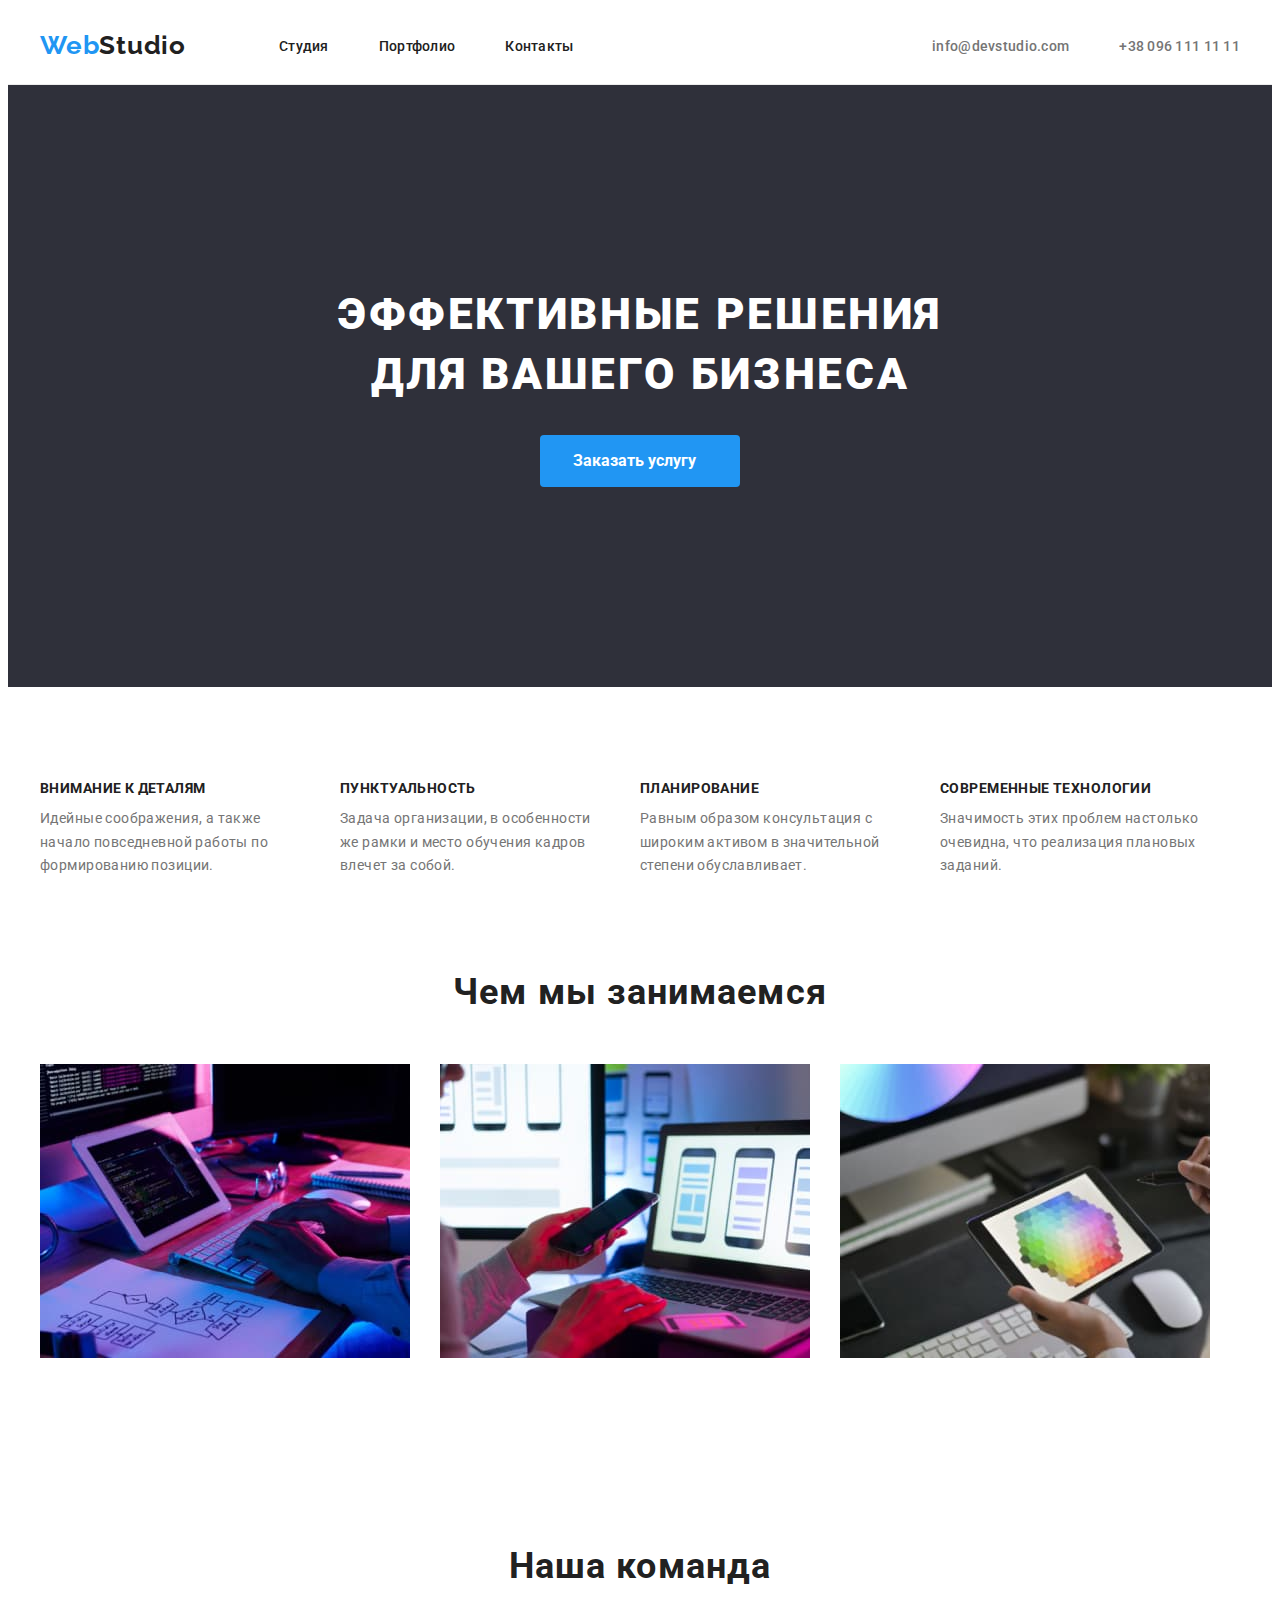
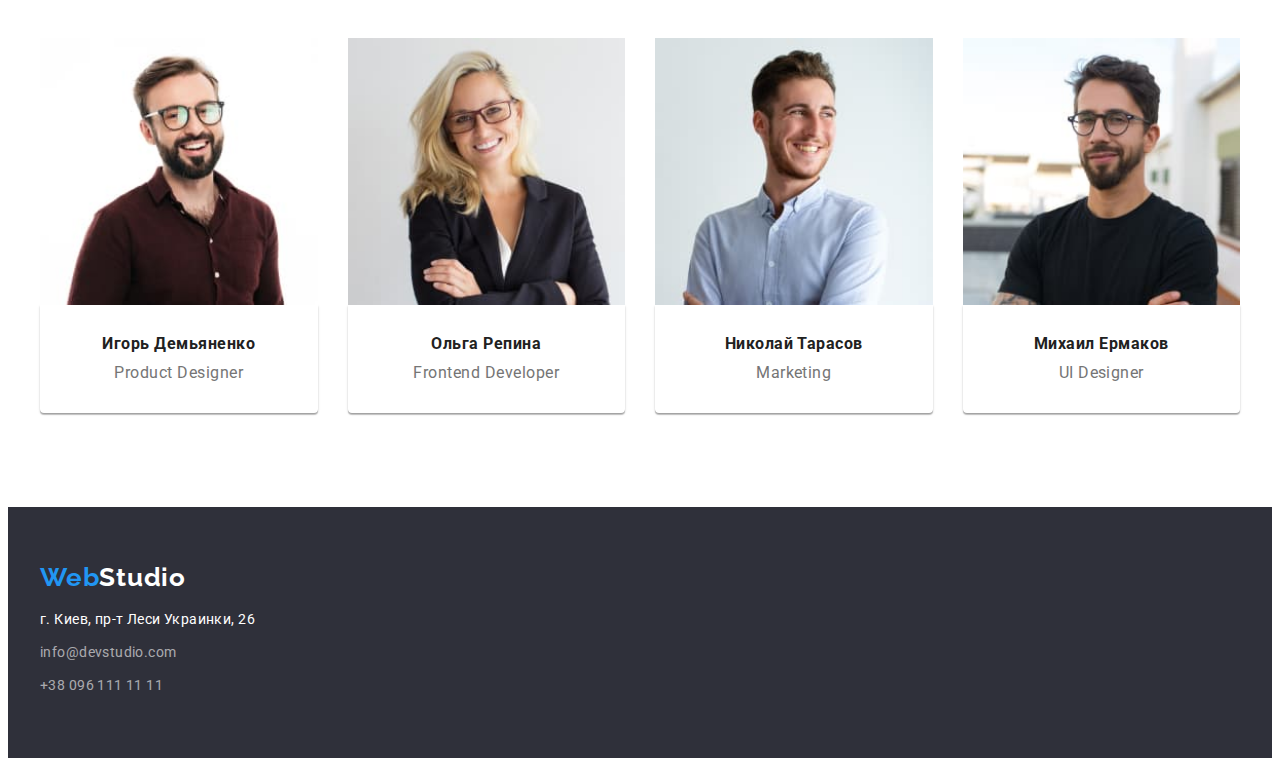
<file: index.html>
<!DOCTYPE html>
<html lang="ru">
  <head>
    <meta charset="UTF-8" />
    <meta http-equiv="X-UA-Compatible" content="IE=edge" />
    <meta name="viewport" content="width=device-width, initial-scale=1.0" />
    <link rel="preconnect" href="https://fonts.gstatic.com" crossorigin />
    <link rel="preconnect" href="https://fonts.googleapis.com" />
    <link
      href="https://fonts.googleapis.com/css2?family=Raleway:wght@700&family=Roboto:wght@400;500;700;900&display=swap"
      rel="stylesheet"
    />
    <link
      rel="stylesheet"
      href="https://cdnjs.cloudflare.com/ajax/libs/modern-normalize/1.1.0/modern-normalize.min.css"
      integrity="sha512-wpPYUAdjBVSE4KJnH1VR1HeZfpl1ub8YT/NKx4PuQ5NmX2tKuGu6U/JRp5y+Y8XG2tV+wKQpNHVUX03MfMFn9Q=="
      crossorigin="anonymous"
      referrerpolicy="no-referrer"
    />
    <link rel="stylesheet" href="./css/styles.css" />
    <title>Web Studio</title>
  </head>

  <body>
    <header class="header">
      <div class="container main-nav">
        <a class="header-logo link" lang="en" href="./index.html"><span>Web</span>Studio</a>
        <nav class="header-nav">
          <ul class="header-list list">
            <li class="header-list-item"><a class="header-link link" href="">Студия</a></li>
            <li class="header-list-item">
              <a class="header-link link" href="./portfolio.html">Портфолио</a>
            </li>
            <li class="header-list-item">
              <a class="header-link link" href="#contacts">Контакты</a>
            </li>
          </ul>
        </nav>
        <div class="header-contacts">
          <a class="header-mail link" href="mailto:info@devstudio.com">info@devstudio.com</a>

          <a class="header-tel link" href="tel:+380961111111">+38 096 111 11 11</a>
        </div>
      </div>
    </header>
    <main>
      <section class="hero">
        <div class="container">
          <h1 class="hero-title">
            Эффективные решения <br />
            для вашего бизнеса
          </h1>
          <button class="hero-btn btn" type="button">Заказать услугу</button>
        </div>
      </section>

      <section class="speciality">
        <div class="container">
          <!--<h2 >Особенности</h2> -->

          <ul class="speciality-list list">
            <li class="speciality-list-item">
              <h3 class="speciality-title">Внимание к деталям</h3>
              <p class="speciality-title-text">
                Идейные соображения, а также начало повседневной работы по формированию позиции.
              </p>
            </li>
            <li class="speciality-list-item">
              <h3 class="speciality-title">Пунктуальность</h3>
              <p class="speciality-title-text">
                Задача организации, в особенности же рамки и место обучения кадров влечет за собой.
              </p>
            </li>
            <li class="speciality-list-item">
              <h3 class="speciality-title">Планирование</h3>
              <p class="speciality-title-text">
                Равным образом консультация с широким активом в значительной степени обуславливает.
              </p>
            </li>
            <li class="speciality-list-item">
              <h3 class="speciality-title">Современные технологии</h3>
              <p class="speciality-title-text">
                Значимость этих проблем настолько очевидна, что реализация плановых заданий.
              </p>
            </li>
          </ul>
        </div>
      </section>
      <section class="work">
        <div class="container">
          <h2 class="work-title">Чем мы занимаемся</h2>
          <ul class="work-list list">
            <li class="work-list-item">
              <img
                src="./images/image1.jpg"
                alt="мужчина набирает текст на клавиатуре"
                width="370"
                height="294"
              />
            </li>
            <li class="work-list-item">
              <img
                src="./images/image2.jpg"
                alt="Девушка создает стиль для смартфона"
                width="370"
                height="294"
              />
            </li>
            <li class="work-list-item">
              <img
                src="./images/image3.jpg"
                alt="планшет со спектром цветов"
                width="370"
                height="294"
              />
            </li>
          </ul>
        </div>
      </section>

      <section class="team">
        <div class="container">
          <h2 class="team-title">Наша команда</h2>
          <ul class="team-list list">
            <li class="team-list-item">
              <img src="./images/igor-demyanenko-photo.jpg" alt="Фото И.Демьяненко" width="270" />
              <div class="team-box">
                <h3 class="team-subtitle">Игорь Демьяненко</h3>
                <p class="team-list-text" lang="en"><span>Product Designer</span></p>
              </div>
            </li>
            <li class="team-list-item">
              <img src="./images/olga-repina-photo.jpg" alt="Фото О.Репиной" width="270" />
              <div class="team-box">
                <h3 class="team-subtitle">Ольга Репина</h3>
                <p class="team-list-text" lang="en"><span>Frontend Developer</span></p>
              </div>
            </li>
            <li class="team-list-item">
              <img src="./images/nikolay-tarasov-photo.jpg" alt="Фото Н.Тарасова" width="270" />
              <div class="team-box">
                <h3 class="team-subtitle">Николай Тарасов</h3>
                <p class="team-list-text" lang="en"><span>Marketing</span></p>
              </div>
            </li>
            <li class="team-list-item">
              <img src="./images/mikhail-ermakov-photo.jpg" alt="Фото М.Ермакова" width="270" />
              <div class="team-box">
                <h3 class="team-subtitle">Михаил Ермаков</h3>
                <p class="team-list-text" lang="en"><span>UI Designer</span></p>
              </div>
            </li>
          </ul>
        </div>
      </section>
    </main>
    <footer class="footer" id="contacts">
      <div class="container">
        <a class="footer-logo link" lang="en" href="./index.html"><span>Web</span>Studio</a>
        <address class="address">
          <ul class="adress-list list">
            <li class="adress-list-item">
              <a
                class="address-link link"
                target="_blank"
                rel="noopener nofollow noreferrer"
                href="https://www.google.com/maps/d/embed?mid=10uSM3H-mIU3GznYo2szRIEphczw&hl=en_US&ehbc=2E312F"
                >г. Киев, пр-т Леси Украинки, 26
              </a>
            </li>
            <li class="adress-list-item">
              <a class="footer-mail link" href="mailto:info@devstudio.com">info@devstudio.com</a>
            </li>
            <li class="adress-list-item">
              <a class="footer-tel link" href="tel:+380961111111"> +38 096 111 11 11</a>
            </li>
          </ul>
        </address>
      </div>
    </footer>
  </body>
</html>
</file>
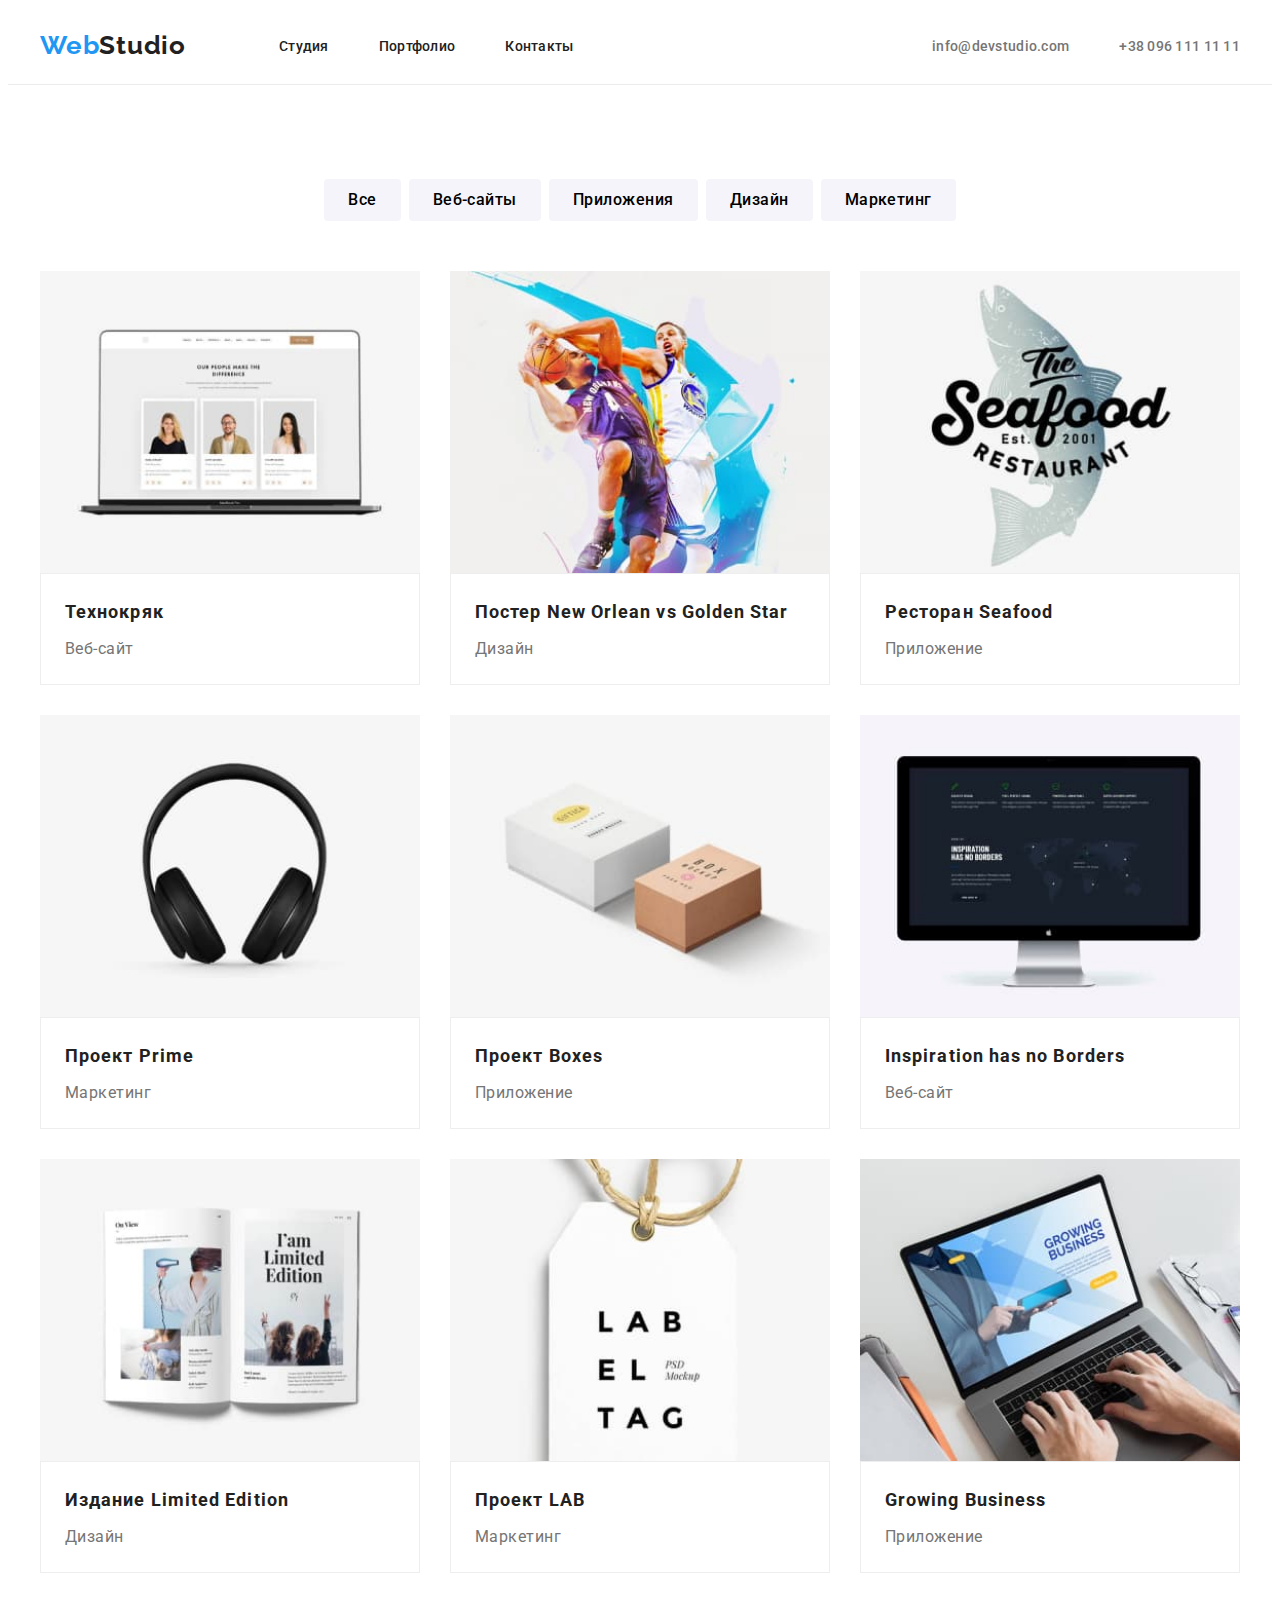
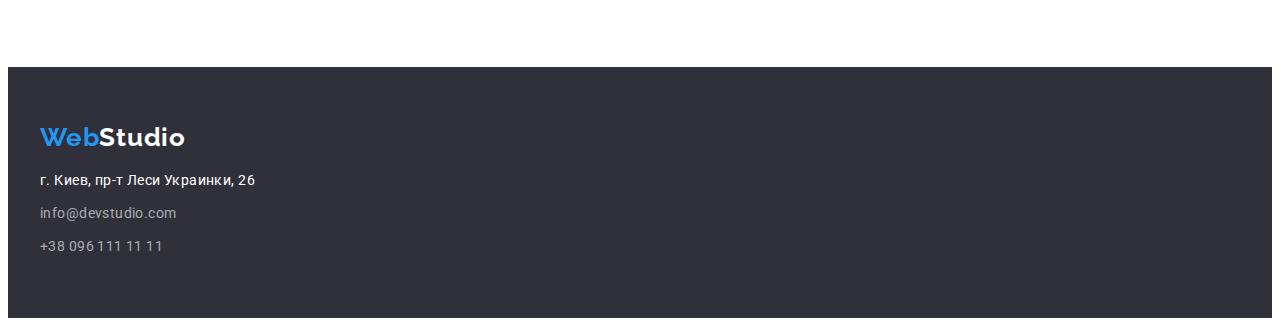
<file: portfolio.html>
<!DOCTYPE html>
<html lang="ru">
  <head>
    <meta charset="UTF-8" />
    <meta http-equiv="X-UA-Compatible" content="IE=edge" />
    <meta name="viewport" content="width=device-width, initial-scale=1.0" />
    <link rel="preconnect" href="https://fonts.gstatic.com" crossorigin />
    <link rel="preconnect" href="https://fonts.googleapis.com" />
    <link
      href="https://fonts.googleapis.com/css2?family=Raleway:wght@700&family=Roboto:wght@400;500;700;900&display=swap"
      rel="stylesheet"
    />
    <link rel="stylesheet" href="./css/styles.css" />
    <title>Web Studio</title>
  </head>
  <body>
    <header class="header">
      <div class="container main-nav">
        <a class="header-logo link" lang="en" href="./index.html"><span>Web</span>Studio</a>
        <nav class="header-nav">
          <ul class="header-list list">
            <li class="header-list-item">
              <a class="header-link link" href="./index.html">Студия</a>
            </li>
            <li class="header-list-item">
              <a class="header-link link" href="./portfolio.html">Портфолио</a>
            </li>
            <li class="header-list-item">
              <a class="header-link link" href="#contacts">Контакты</a>
            </li>
          </ul>
        </nav>
        <div class="header-contacts">
          <a class="header-mail link" href="mailto:info@devstudio.com">info@devstudio.com</a>

          <a class="header-tel link" href="tel:+380961111111">+38 096 111 11 11</a>
        </div>
      </div>
    </header>
    <main>
      <section class="portfolio">
        <!-- <h1>Портфолио</h1> -->
        <div class="container">
          <ul class="btn-list list">
            <li class="btn-list-item">
              <button class="portfolio-btn btn" type="button">Все</button>
            </li>
            <li class="btn-list-item">
              <button class="portfolio-btn btn" type="button">Веб-сайты</button>
            </li>
            <li class="btn-list-item">
              <button class="portfolio-btn btn" type="button">Приложения</button>
            </li>
            <li class="btn-list-item">
              <button class="portfolio-btn btn" type="button">Дизайн</button>
            </li>
            <li class="btn-list-item">
              <button class="portfolio-btn btn" type="button">Маркетинг</button>
            </li>
          </ul>

          <ul class="portfolio-list list">
            <li class="portfolio-list-item">
              <div class="card-thumb">
                <img width="370" src="./images/computer-pic.jpg" alt="веб-сайт на макбуке" />
              </div>

              <div class="card-content">
                <h2 class="portfolio-list-title">Технокряк</h2>
                <p class="portfolio-list-text">Веб-сайт</p>
              </div>
            </li>

            <li class="portfolio-list-item">
              <div class="card-thumb">
                <img width="370" src="./images/new-orlean-pic.jpg" alt="баскетбольный постер" />
              </div>

              <div class="card-content">
                <h2 class="portfolio-list-title">
                  Постер <span lang="en">New Orlean vs Golden Star</span>
                </h2>
                <p class="portfolio-list-text">Дизайн</p>
              </div>
            </li>

            <li class="portfolio-list-item">
              <div class="card-thumb">
                <img width="370" src="./images/seafood-rest.jpg" alt="логотип ресторана" />
              </div>

              <div class="card-content">
                <h2 class="portfolio-list-title">Ресторан <span lang="en">Seafood</span></h2>
                <p class="portfolio-list-text">Приложение</p>
              </div>
            </li>

            <li class="portfolio-list-item">
              <div class="card-thumb">
                <img width="370" src="./images/headphones.jpg" alt="наушники" />
              </div>
              <div class="card-content">
                <h2 class="portfolio-list-title">Проект <span lang="en">Prime</span></h2>
                <p class="portfolio-list-text">Маркетинг</p>
              </div>
            </li>

            <li class="portfolio-list-item">
              <div class="card-thumb">
                <img width="370" src="./images/boxes-pic.jpg" alt="две коробочки" />
              </div>
              <div class="card-content">
                <h2 class="portfolio-list-title">Проект <span lang="en">Boxes</span></h2>
                <p class="portfolio-list-text">Приложение</p>
              </div>
            </li>

            <li class="portfolio-list-item">
              <div class="card-thumb">
                <img width="370" src="./images/monitor-pic.jpg" alt="Монитор" />
              </div>

              <div class="card-content">
                <h2 lang="en" class="portfolio-list-title">Inspiration has no Borders</h2>
                <p class="portfolio-list-text">Веб-сайт</p>
              </div>
            </li>

            <li class="portfolio-list-item">
              <div class="card-thumb">
                <img width="370" src="./images/magazine-pic.jpg" alt="Журнал" />
              </div>

              <div class="card-content">
                <h2 class="portfolio-list-title">Издание <span lang="en">Limited Edition</span></h2>
                <p class="portfolio-list-text">Дизайн</p>
              </div>
            </li>

            <li class="portfolio-list-item">
              <div class="card-thumb">
                <img width="370" src="./images/project-lab-pic.jpg " alt="Бирка" />
              </div>

              <div class="card-content">
                <h2 class="portfolio-list-title">Проект LAB</h2>
                <p class="portfolio-list-text">Маркетинг</p>
              </div>
            </li>

            <li class="portfolio-list-item">
              <div class="card-thumb">
                <img width="370" src="./images/laptop-pic.jpg" alt="ноутбук с открытым сайтом" />
              </div>

              <div class="card-content">
                <h2 lang="en" class="portfolio-list-title">Growing Business</h2>
                <p class="portfolio-list-text">Приложение</p>
              </div>
            </li>
          </ul>
        </div>
      </section>
    </main>
    <footer class="footer" id="contacts">
      <div class="container">
        <a class="footer-logo link" lang="en" href="./index.html"><span>Web</span>Studio</a>
        <address class="address">
          <ul class="adress-list list">
            <li class="adress-list-item">
              <a
                class="address-link link"
                target="_blank"
                rel="noopener nofollow noreferrer"
                href="https://www.google.com/maps/d/embed?mid=10uSM3H-mIU3GznYo2szRIEphczw&hl=en_US&ehbc=2E312F"
                >г. Киев, пр-т Леси Украинки, 26
              </a>
            </li>
            <li class="adress-list-item">
              <a class="footer-mail link" href="mailto:info@devstudio.com">info@devstudio.com</a>
            </li>
            <li class="adress-list-item">
              <a class="footer-tel link" href="tel:+380961111111"> +38 096 111 11 11</a>
            </li>
          </ul>
        </address>
      </div>
    </footer>
  </body>
</html>
</file>
<file: css/styles.css>
:root {
  --accent-color: #2196f3;
  --main-title-color: #212121;
  --main-text-color: #757575;
}
h1,
h2,
h3,
h4,
h5,
h6,
p {
  margin: 0;
}
ul,
ol {
  margin: 0;
  padding-left: 0;
}
button {
  cursor: pointer;
}

img {
  display: block;
  min-width: 100%;
}

.container {
  width: 1200px;
  margin: 0 auto;
  padding-left: 15px;
  padding-right: 15px;
}

body {
  font-family: 'Roboto', sans-serif;
  background-color: #ffffff;
}

.list {
  list-style: none;
}

.link {
  text-decoration: none;
}

h2,
h3 {
  color: var(--main-title-color);
}

.btn {
  cursor: pointer;
}

.section.no-padding {
  padding-top: 0px;
  padding-bottom: 0px;
}
/*------------------------------------------Header---------------------------------------------*/

.header {
  border-bottom: 1px solid;
  border-color: #ececec;
}
.main-nav {
  display: flex;
  align-items: center;
}
.header-logo {
  font-family: 'Raleway', sans-serif;
  font-weight: 700;
  font-size: 26px;
  line-height: 0.83;
  letter-spacing: 0.03em;
  color: #212121;
  text-decoration: none;

  margin-right: 93px;
}
.header-list {
  display: flex;
}
.header-list-item:not(:last-child) {
  margin-right: 50px;
}

.header-logo span,
footer span {
  color: var(--accent-color);
}

.header-link {
  display: block;
  color: #212121;
  font-weight: 500;
  font-size: 14px;
  line-height: 0.87;
  letter-spacing: 0.02em;
  padding-top: 32px;
  padding-bottom: 32px;
}
.header-link:hover,
.header-link:focus {
  color: var(--accent-color);
}
.header-contacts {
  display: flex;
  margin-left: auto;
}
.header-contacts a + a {
  margin-left: 50px;
}
.header-mail {
  font-weight: 500;
  font-size: 14px;
  line-height: 0.87;
  letter-spacing: 0.02em;

  color: #757575;
}
.header-mail:hover,
.header-mail:focus {
  color: var(--accent-color);
}
.header-tel {
  font-weight: 500;
  font-size: 14px;
  line-height: 0.87;
  letter-spacing: 0.02em;

  color: #757575;
}
.header-tel:hover {
  color: var(--accent-color);
}

/*---------------------------------------Hero----------------------------------*/

.hero {
  background-color: #2f303a;
  padding-top: 200px;
  padding-bottom: 200px;
  text-align: center;
}
.hero > .container {
  width: 696px;
}
.hero-title {
  font-weight: 900;
  font-size: 44px;
  line-height: 1.36;
  letter-spacing: 0.06em;
  text-transform: uppercase;
  color: #ffffff;

  margin-bottom: 30px;
}
.hero-btn {
  display: inline-block;
  font-family: inherit;
  font-weight: 700;
  font-size: 16px;
  line-height: 1.88;
  display: flex;
  align-items: center;

  background-color: var(--accent-color);
  color: #ffffff;

  padding: 10px 32px;
  border-radius: 4px;
  border: 1px solid transparent;
  min-width: 200px;
  text-align: center;
  margin: 0px auto;
}

/*-----------------------------------Speciality-----------------------------------*/
.speciality {
  padding-top: 94px;
  padding-bottom: 94px;
  background-color: #ffffff;
}

.speciality-list {
  display: flex;
}

.speciality-list-item {
  margin-right: 30px;
}

.speciality-list-item:nth-child(4n) {
  margin-right: 0;
}
.speciality-title {
  font-weight: 700;
  font-size: 14px;
  line-height: 1.14;
  letter-spacing: 0.03em;
  text-transform: uppercase;

  color: var(--main-title-color);

  margin-bottom: 10px;
  max-width: 270px;
}

.speciality-title-text {
  font-size: 14px;
  line-height: 1.7;
  letter-spacing: 0.03em;
  max-width: 270px;

  color: var(--main-text-color);
}

/*-------------------------------------------Work--------------------------------*/
.work {
  padding-bottom: 94px;
  background-color: #ffffff;
}

.work-title {
  font-weight: 700;
  font-size: 36px;
  line-height: 1.16;
  text-align: center;
  letter-spacing: 0.03em;

  margin-bottom: 50px;
  min-width: 376px;
}

.work-list {
  display: flex;
}

.work-list-item + .work-list-item {
  margin-left: 30px;
}

/*----------------------------------------Team-----------------------------------*/

.team {
  padding-bottom: 94px;
  padding-top: 94px;
}

.team-title {
  font-weight: 700;
  font-size: 36px;
  line-height: 1.16;
  text-align: center;
  letter-spacing: 0.03em;

  color: var(--main-title-color);

  min-width: 264px;
  margin-bottom: 50px;
}

.team-list {
  display: flex;
}
.team-list {
  margin-right: -30px;
}
.team-list-item {
  width: calc(100% - 90px / 4);
  margin-right: 30px;
}
.team-box {
  box-shadow: 0px 1px 3px rgba(0, 0, 0, 0.12), 0px 1px 1px rgba(0, 0, 0, 0.14),
    0px 2px 1px rgba(0, 0, 0, 0.2);
  border-radius: 0px 0px 4px 4px;
  padding-top: 30px;
  padding-bottom: 30px;
}
.team-subtitle {
  font-size: 16px;
  line-height: 1.18;
  text-align: center;
  letter-spacing: 0.03em;

  color: var(--main-title-color);

  margin-bottom: 10px;
}
.team-list-text {
  font-size: 16px;
  line-height: 1.18;
  text-align: center;
  letter-spacing: 0.03em;

  color: var(--main-text-color);
}

/*----------------------------------------Footer----------------------------------*/

.footer {
  background-color: #2f303a;
  padding: 60px 0px;
}

.footer-logo {
  display: inline-block;
  font-family: 'Raleway', sans-serif;
  font-weight: 700;
  font-size: 26px;
  line-height: 0.83;
  letter-spacing: 0.03em;
  color: #ffffff;
  text-decoration: none;

  margin-bottom: 20px;

  min-width: 145px;
}

.logo:hover {
  text-decoration: underline;
  text-decoration-color: var(--accent-color);
}

.address-link {
  font-style: normal;
  font-size: 14px;
  line-height: 1.71;
  letter-spacing: 0.03em;

  color: #ffffff;
}

.address-link:hover,
.address-link:focus {
  color: var(--accent-color);
}

.adress-list-item:not(:last-child) {
  margin-bottom: 9px;
}
.footer-tel {
  font-size: 14px;
  font-style: normal;
  line-height: 1.71;
  letter-spacing: 0.03em;

  color: rgba(255, 255, 255, 0.6);
}
.footer-tel:hover,
.footer-tel:focus {
  color: var(--accent-color);
}

.footer-mail {
  font-size: 14px;
  font-style: normal;
  line-height: 1.71;
  letter-spacing: 0.03em;
  color: rgba(255, 255, 255, 0.6);
}
.footer-mail:hover,
.footer-mail:focus {
  color: var(--accent-color);
}

/*-------------------------------------------Portfolio------------------------------*/

.portfolio {
  padding-top: 94px;
  padding-bottom: 94px;
}
.btn-list {
  display: flex;
  justify-content: center;
  margin-bottom: 50px;
}

.btn-list-item:not(:last-child) {
  margin-right: 8px;
}
.portfolio-btn {
  display: inline-block;
  background-color: #f5f4fa;
  border-color: transparent;

  font-family: inherit;
  font-size: 16px;
  font-weight: 500;
  line-height: 1.62;
  text-align: center;
  letter-spacing: 0.03em;
  border-radius: 4px;

  padding: 6px 22px;
}
.portfolio-btn:hover {
  color: var(--accent-color);
}
.portfolio-btn:focus {
  background-color: var(--accent-color);
  color: #ffffff;
}
.portfolio-list {
  display: flex;
  flex-wrap: wrap;
  margin-left: -30px;
  margin-bottom: -30px;
}

.card-content {
  padding: 20px 24px;
  border: 1px solid #eeeeee;
}
.portfolio-list-item {
  flex-basis: calc(100% / 3 - 30px);
  margin-left: 30px;
  margin-bottom: 30px;
}

.portfolio-list-title {
  font-weight: 700;
  font-size: 18px;
  line-height: 2;
  letter-spacing: 0.06em;
  margin-bottom: 4px;

  color: var(--main-title-color);
}

.portfolio-list-text {
  font-size: 16px;
  line-height: 1.88;
  letter-spacing: 0.03em;
  color: var(--main-text-color);
}
</file>
